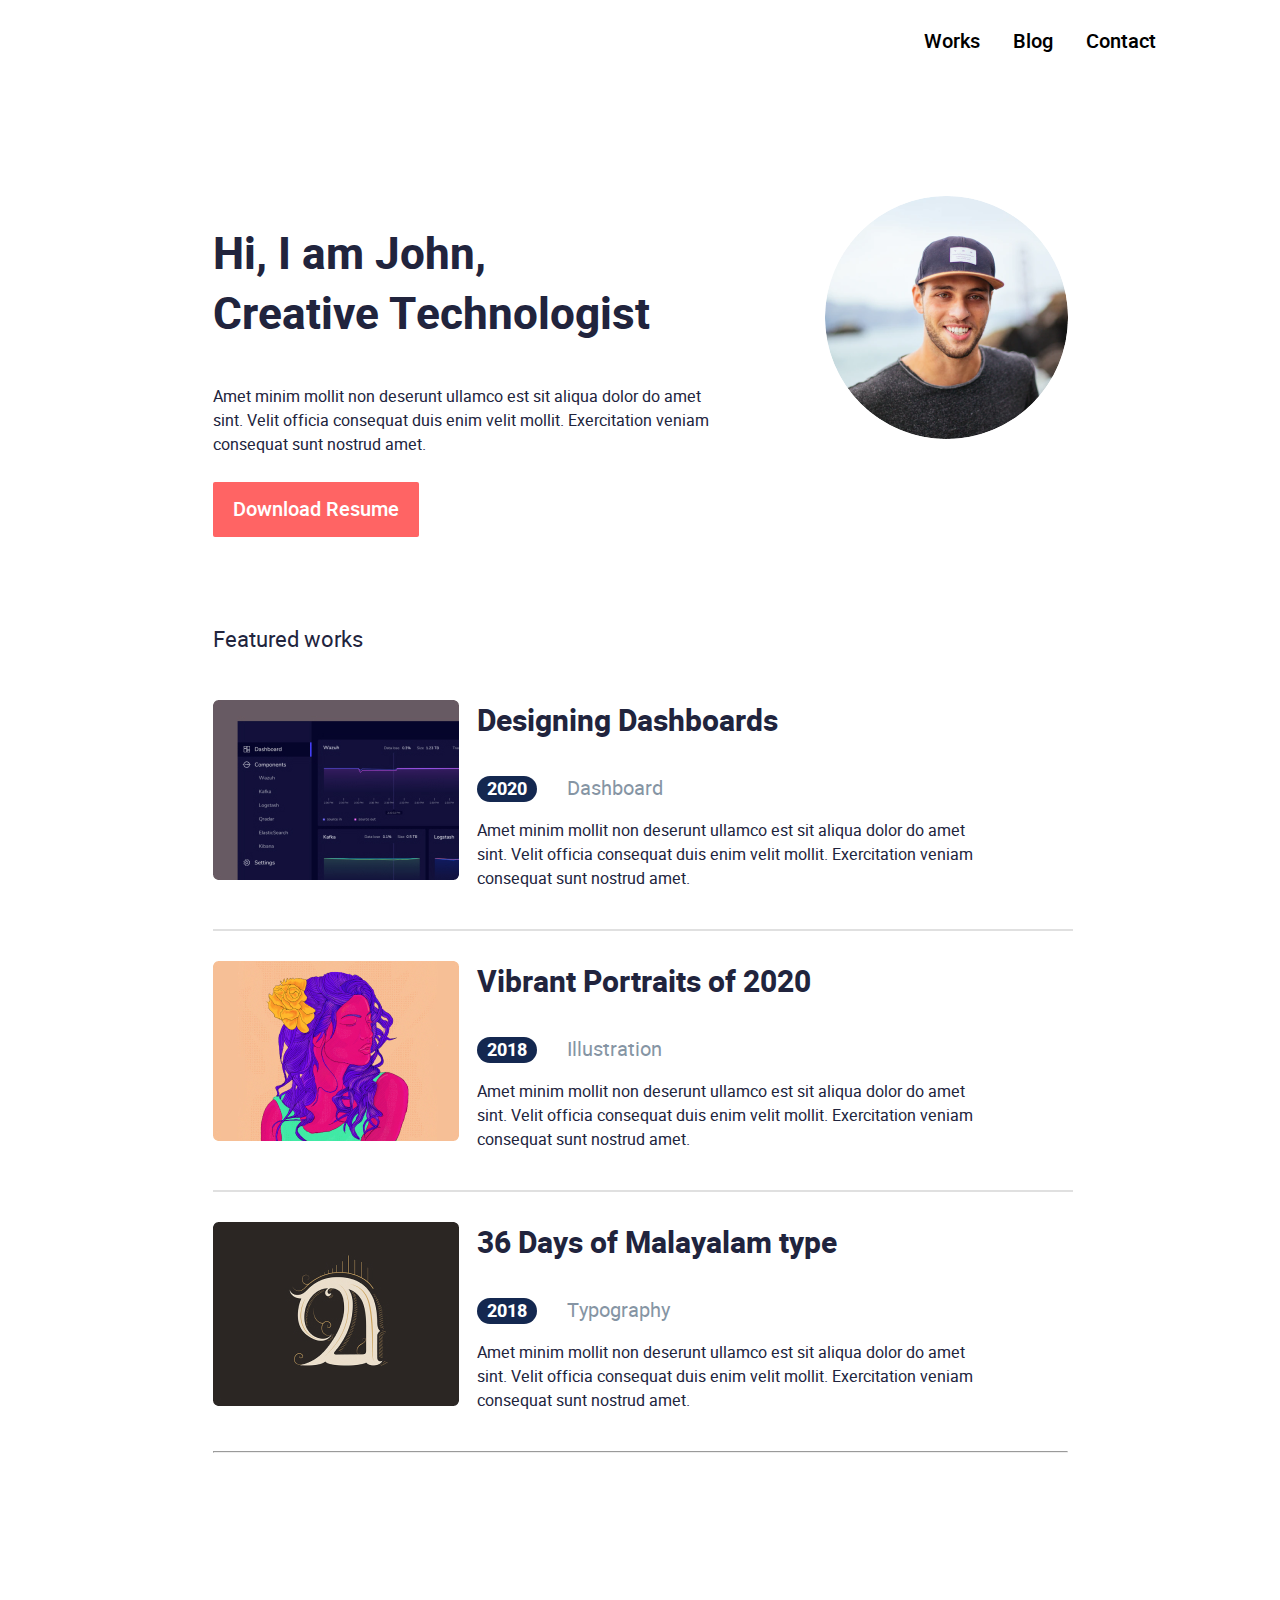
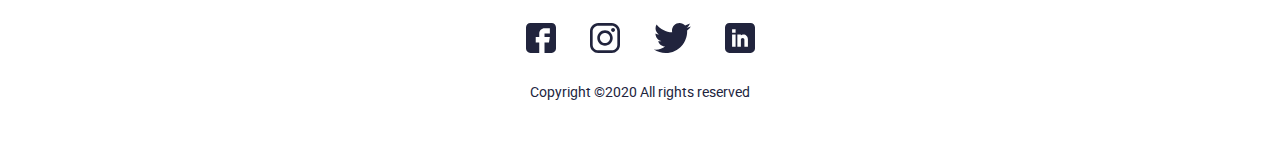
<file: index.html>
<!doctype html>
<html lang="en">
<head>
    <meta charset="UTF-8">
    <meta name="viewport"
          content="width=device-width, user-scalable=no, initial-scale=1.0, maximum-scale=1.0, minimum-scale=1.0">
    <meta http-equiv="X-UA-Compatible" content="ie=edge">
    <title>John</title>
    <link rel="preconnect" href="https://fonts.googleapis.com">
    <link rel="preconnect" href="https://fonts.gstatic.com" crossorigin>
    <link href="https://fonts.googleapis.com/css2?family=Vollkorn:ital@1&display=swap" rel="stylesheet">

    <link rel="stylesheet" href="ccs/reset.css">
    <link rel="stylesheet" href="ccs/normalize.css">
    <link rel="stylesheet" href="ccs/style.css">
</head>
<body>
<header>
    <div class="container d_flex justify_end">
        <nav>
            <ul>
                <li>
                    <a href="#">Works</a>
                </li>

                <li>
                    <a href="blog.html">Blog</a>
                </li>

                <li>
                    <a href="#">Contact</a>
                </li>
            </ul>
        </nav>
    </div>


</header>
<main>
    <section class="main_baner">
        <div class="d_flex justify_between align_start container">
            <article>
                <h1 class="title">Hi, I am John,
                    <br>
                    Creative Technologist </h1>
                <p class="text">Amet minim mollit non deserunt ullamco est sit aliqua dolor do amet sint. Velit officia consequat duis enim velit
                    mollit. Exercitation veniam consequat sunt nostrud amet.</p>

                <a href="#" class="download_link">Download Resume</a>
            </article>
            <div class="avatar">
                <img class="image" src="images/Ellipse.png" alt="Foto">
            </div>
        </div>
    </section>

    <section class="works">
        <div class="feature_works">
            <h3 class="featured">Featured works</h3>
            <div class="d_flex bloc">
                <div>
                    <img src="images/first.jpg" alt="Dashboard">
                </div>
                <div class="content">
                    <h2 class="title_works">
                        Designing Dashboards
                    </h2>
                    <span class="year">2020</span>
                    <span class="position">Dashboard</span>
                    <p class="text">
                        Amet minim mollit non deserunt ullamco est sit aliqua dolor do amet sint. Velit officia consequat duis enim velit mollit. Exercitation veniam consequat sunt nostrud amet.
                    </p>
                </div>
            </div>
            <hr class="line">
            <div class="d_flex bloc">
                <div>
                    <img src="images/second.jpg" alt="Vibrant Portraits of 2020">
                </div>
                <div class="content">
                    <h2 class="title_works">
                        Vibrant Portraits of 2020
                    </h2>
                    <span class="year">2018</span>
                    <span class="position">Illustration</span>
                    <p class="text">
                        Amet minim mollit non deserunt ullamco est sit aliqua dolor do amet sint. Velit officia consequat duis enim velit mollit. Exercitation veniam consequat sunt nostrud amet.
                    </p>
                </div>
            </div>
            <hr class="line">
            <div class="d_flex bloc">
                <div>
                    <img src="images/third.jpg" alt="36 Days of Malayalam type">
                </div>
                <div class="content">
                    <h2 class="title_works">
                        36 Days of Malayalam type
                    </h2>
                    <span class="year">2018</span>
                    <span class="position">Typography</span>
                    <p class="text">
                        Amet minim mollit non deserunt ullamco est sit aliqua dolor do amet sint. Velit officia consequat duis enim velit mollit. Exercitation veniam consequat sunt nostrud amet.
                    </p>
                </div>
            </div>
            <hr class="last_line">
        </div>
    </section>

</main>


<footer>
    <div>
        <ul class="icon d_flex">
            <li><a href="https://www.facebook.com/" title="Fasebook" target="_blank"><img
                    src="images/fb.svg" alt="Fasebook"></a></li>
            <li><a href="https://www.instagram.com/" title="Instagram" target="_blank"><img
                    src="images/insta.svg" alt="Instagram"></a></li>
            <li><a href="https://twitter.com/" title="Twitter" target="_blank"><img
                    src="images/Vector.svg" alt="Twitter"></a></li>
            <li><a href="https://www.linkedin.com/" title="LinkedIn" target="_blank"><img
                    src="images/Linkedin.svg" alt="LinkedIn"></a></li>
        </ul>
        <p class="text_end">Copyright ©2020 All rights reserved</p>
    </div>
</footer>
</body>
</html>
</file>
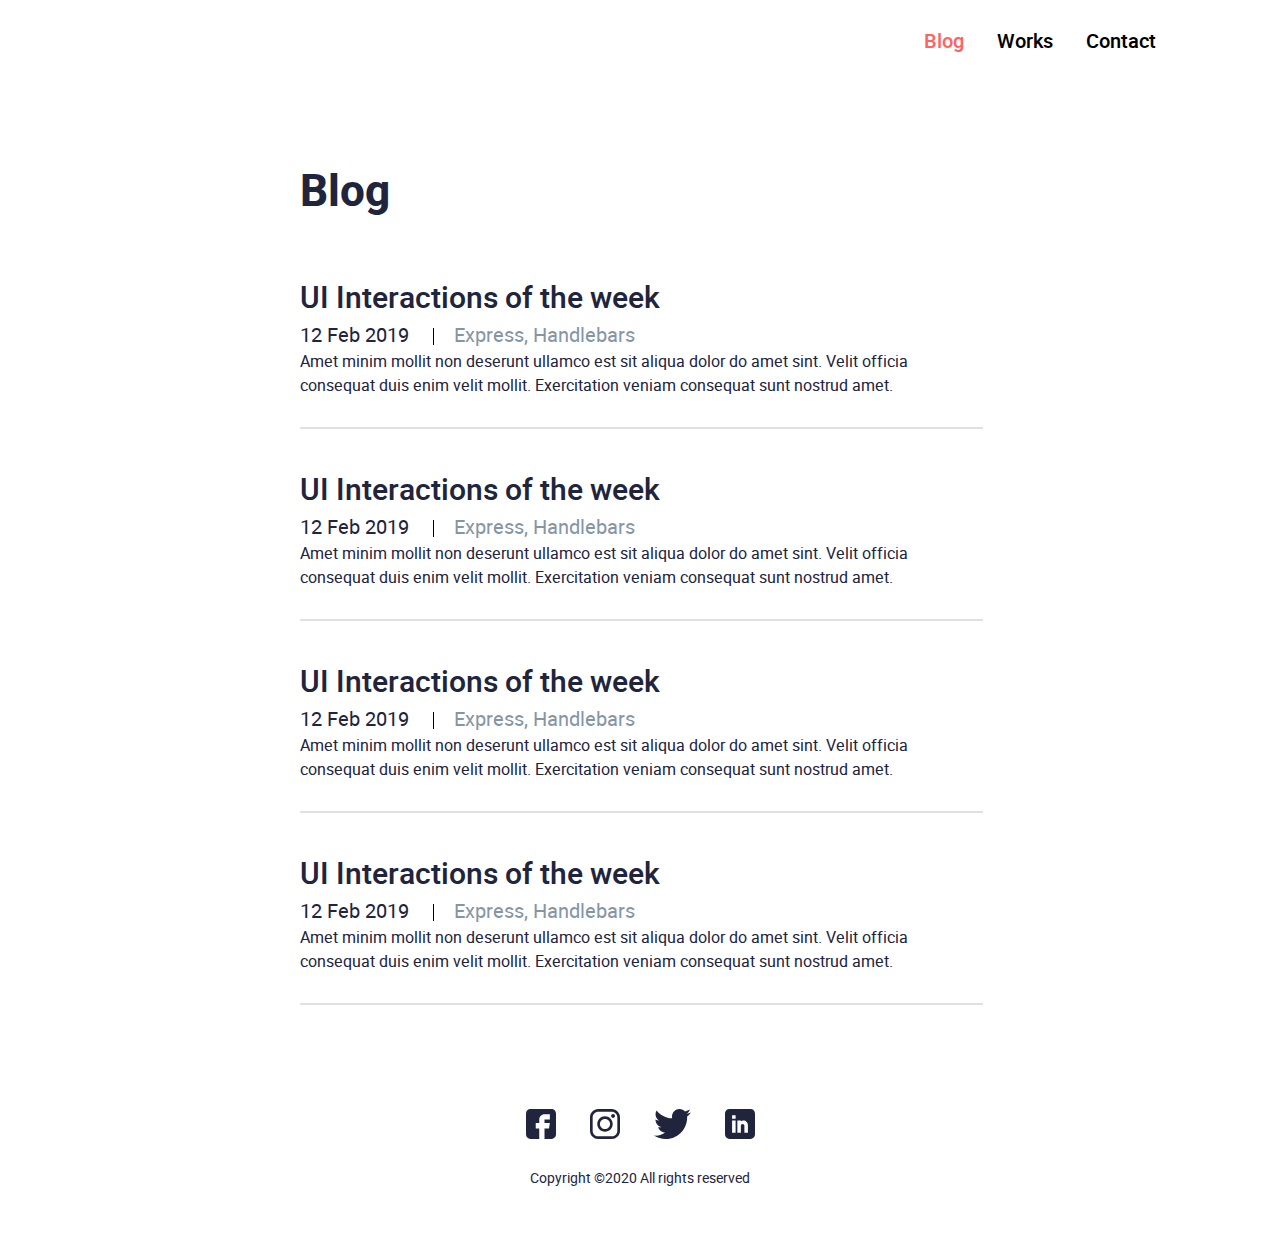
<file: blog.html>
<!doctype html>
<html lang="en">
<head>
  <meta charset="UTF-8">
  <meta name="viewport"
        content="width=device-width, user-scalable=no, initial-scale=1.0, maximum-scale=1.0, minimum-scale=1.0">
  <meta http-equiv="X-UA-Compatible" content="ie=edge">
  <title>John</title>
  <link rel="preconnect" href="https://fonts.googleapis.com">
  <link rel="preconnect" href="https://fonts.gstatic.com" crossorigin>
  <link href="https://fonts.googleapis.com/css2?family=Vollkorn:ital@1&display=swap" rel="stylesheet">

  <link rel="stylesheet" href="ccs/reset.css">
  <link rel="stylesheet" href="ccs/normalize.css">
  <link rel="stylesheet" href="ccs/style.css">
</head>
<body>
<header>
  <div class="container d_flex justify_end">
    <nav>
      <ul>

        <li>
          <a href="#" class="blog_blog">Blog</a>
        </li>

        <li>
          <a href="#">Works</a>
        </li>

        <li >
          <a href="#">Contact</a>
        </li>
      </ul>
    </nav>
  </div>


</header>
<main>
  <section class="blog_page">
    <div class="size_page">
      <h2 class="title_blog">Blog</h2>
      <div>
        <h3 class="subtitle_blog">UI Interactions of the week</h3>
        <div class="data_blog">12 Feb 2019</div>
        <div class="vertical_line"></div>
        <div class="position_blog">Express, Handlebars</div>
        <p class="text_blog">Amet minim mollit non deserunt ullamco est sit aliqua dolor do amet sint. Velit officia consequat duis enim velit mollit. Exercitation veniam consequat sunt nostrud amet.</p>
      </div>
      <hr class="line_blog">
      <div>
        <h3 class="subtitle_blog">UI Interactions of the week</h3>
        <div class="data_blog">12 Feb 2019</div>
        <div class="vertical_line"></div>
        <div class="position_blog">Express, Handlebars</div>
        <p class="text_blog">Amet minim mollit non deserunt ullamco est sit aliqua dolor do amet sint. Velit officia consequat duis enim velit mollit. Exercitation veniam consequat sunt nostrud amet.</p>
      </div>
      <hr class="line_blog">
      <div>
        <h3 class="subtitle_blog">UI Interactions of the week</h3>
        <div class="data_blog">12 Feb 2019</div>
        <div class="vertical_line"></div>
        <div class="position_blog">Express, Handlebars</div>
        <p class="text_blog">Amet minim mollit non deserunt ullamco est sit aliqua dolor do amet sint. Velit officia consequat duis enim velit mollit. Exercitation veniam consequat sunt nostrud amet.</p>
      </div>
      <hr class="line_blog">
      <div>
        <h3 class="subtitle_blog">UI Interactions of the week</h3>
        <div class="data_blog">12 Feb 2019</div>
        <div class="vertical_line"></div>
        <div class="position_blog">Express, Handlebars</div>
        <p class="text_blog">Amet minim mollit non deserunt ullamco est sit aliqua dolor do amet sint. Velit officia consequat duis enim velit mollit. Exercitation veniam consequat sunt nostrud amet.</p>
      </div>
      <hr class="line_blog">
    </div>

  </section>

</main>


<footer>
  <div>
    <ul class="icon d_flex">
      <li><a href="https://www.facebook.com/" title="Fasebook" target="_blank"><img
              src="images/fb.svg" alt="Fasebook"></a></li>
      <li><a href="https://www.instagram.com/" title="Instagram" target="_blank"><img
              src="images/insta.svg" alt="Instagram"></a></li>
      <li><a href="https://twitter.com/" title="Twitter" target="_blank"><img
              src="images/Vector.svg" alt="Twitter"></a></li>
      <li><a href="https://www.linkedin.com/" title="LinkedIn" target="_blank"><img
              src="images/Linkedin.svg" alt="LinkedIn"></a></li>
    </ul>
    <p class="text_end">Copyright ©2020 All rights reserved</p>
  </div>
</footer>
</body>
</html>
</file>
<file: ccs/style.css>
@font-face {
    font-family: 'heebomedium';
    src: url('../fonts/heebo-medium-webfont.eot');
    src: url('../fonts/heebo-medium-webfont.eot?#iefix') format('embedded-opentype'),
    url('../fonts/heebo-medium-webfont.woff2') format('woff2'),
    url('../fonts/heebo-medium-webfont.woff') format('woff'),
    url('../fonts/heebo-medium-webfont.ttf') format('truetype'),
    url('../fonts/heebo-medium-webfont.svg#heebomedium') format('svg');
    font-weight: normal;
    font-style: normal;
}
@font-face {
    font-family: 'heebobold';
    src: url('../fonts/heebo-bold-webfont.eot');
    src: url('../fonts/heebo-bold-webfont.eot?#iefix') format('embedded-opentype'),
    url('../fonts/heebo-bold-webfont.woff2') format('woff2'),
    url('../fonts/heebo-bold-webfont.woff') format('woff'),
    url('../fonts/heebo-bold-webfont.ttf') format('truetype'),
    url('../fonts/heebo-bold-webfont.svg#heebobold') format('svg');
    font-weight: normal;
    font-style: normal;
}
@font-face {
    font-family: 'heeboregular';
    src: url('../fonts/heebo-regular-webfont.eot');
    src: url('../fonts/heebo-regular-webfont.eot?#iefix') format('embedded-opentype'),
    url('../fonts/heebo-regular-webfont.woff2') format('woff2'),
    url('../fonts/heebo-regular-webfont.woff') format('woff'),
    url('../fonts/heebo-regular-webfont.ttf') format('truetype'),
    url('../fonts/heebo-regular-webfont.svg#heeboregular') format('svg');
    font-weight: normal;
    font-style: normal;

}

* {
    padding: 0;
    margin: 0;
}
header{
    padding-top: 27px;
}
.container{
    max-width: 1032px;
    margin: auto;
}
.d_flex{
    display: flex;
}
.justify_end{
    justify-content: flex-end;
}
.justify_between{
    justify-content: space-between;
}

.align_start{
    align-items: flex-start;
}
header nav ul{
    display: flex;
    list-style: none
}
header nav ul li{
    margin-left: 33px;
    transition: 0.5s;

}
header nav li a{
    font-style: normal;
    font: 20px/29px 'heebomedium';
    text-align: right;
    text-decoration: none;
    color: #000000;
}
.main_baner{
    padding-top: 140px;
    padding-bottom: 71px;
}
.main_baner .container{
    max-width: 855px
}
header nav ul li:hover{
   transform: rotate(360deg);
}
.title{
    font-style: normal;
    font: 44px/60px 'heebobold';
    color: #21243D;
    margin-bottom: 40px;
}
.text{
    max-width: 498px;
    font-style: normal;
    font: 16px/24px 'heeboregular';
    color: #21243D;
    margin-bottom: 38px;
}
.download_link{
    background: #FF6464;
    border-radius: 2px;
    padding: 13px 20px;
    text-decoration: none;
    font-style: normal;
    font: 20px/29px 'heebomedium';
    color: #FFFFFF;
}
.avatar{
    max-width: 243px;
    border-radius: 50%;
    overflow: hidden;
}
.image{
    width: 100%;
    display: block;
}
.works{
    padding-top: 15px;
    padding-bottom: 32px;
}
.feature_works{
    max-width: 855px;
    margin: auto;
}
.bloc{
    padding-top: 30px;
}
.featured{
    font-style: normal;
    font: 22px/60px 'heeboregular';
    color: #21243D;
    margin-bottom: 0px;
}
.title_works{
    font-style: normal;
    font: 30px/44px 'heebobold';
    color: #21243D;
    margin-bottom: 15px;
}
.year{
    font-style: normal;
    font: 18px/60px 'heebobold';
    color: #FFFFFF;
    background: #142850;
    border-radius: 25px;
    padding: 0px 10px;
}
.position{
    font-style: normal;
    font: 20px/29px 'heeboregular';
    color: #8695A4;
    margin-left: 26px;
}
.line{
    border: 1px solid #E0E0E0;
    width: 858px;
}
.last_line{
    margin-bottom: 87px;
}
.content{
    margin-left: 18px;
}
/*Page blog*/
.size_page{
    max-width: 681px;
    margin: auto;
}
.title_blog{
    font-style: normal;
    font: 44px/60px 'heebobold';
    color: #21243D;
    margin-bottom: 55px;
}
.subtitle_blog{
    font-style: normal;
    font: 30px/44px 'heebomedium';
    color: #21243D;
    margin-top: 40px;
}
.blog_blog{
    color: #FF6464;;
}
.blog_page{
    padding-top: 106px;
    padding-bottom: 53px;
}
.line_blog{
    border: 1px solid #E0E0E0;
    width: 681px;
}
.data_blog{
    font-style: normal;
    font: 400 20px/29px 'heeboregular';
    color: #21243D;
    display: inline;
}
.vertical_line{
    display: inline;
    border-right: 1px solid #000000;
    margin: 0px 20px;
}
.position_blog{
    display: inline;
    font-style: normal;
    font: 20px/29px 'heeboregular';
    color: #8695A4;
}
.text_blog{
    font-style: normal;
    font: 16px/24px 'heeboregular';
    color: #21243D;
    margin-bottom: 29px;
}


/*footer*/
footer{
    padding-top: 51px;
    padding-bottom: 54px;
}
.icon{
    justify-content: center;
    list-style: none;
    margin-bottom: 26px;
}
footer ul li{
    margin: 0px 17px;
}
.text_end{
    font-style: normal;
    font: 14px/21px 'heeboregular';
    text-align: center;
    color: #21243D;
}
</file>
